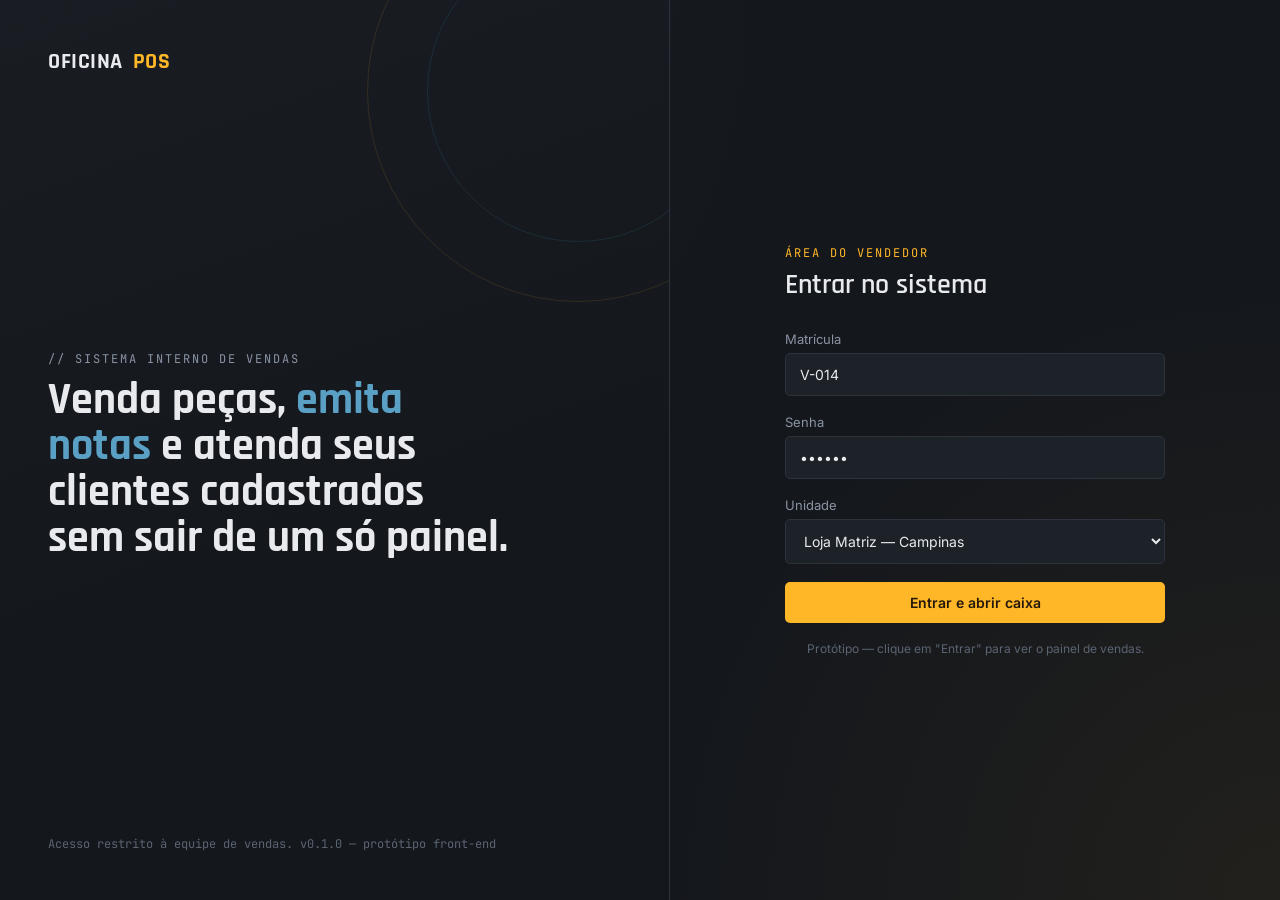
<file: index.html>
<!DOCTYPE html>
<html lang="pt-BR">
<head>
<meta charset="UTF-8">
<meta name="viewport" content="width=device-width, initial-scale=1.0">
<title>Acesso do Vendedor — AutoPeças POS</title>
<link rel="stylesheet" href="css/style.css">
</head>
<body>

<div class="tela-login">

  <!-- Lado esquerdo: identidade -->
  <div class="login-arte">
    <div class="marca">
      <span>OFICINA</span><span class="ponto">POS</span>
    </div>

    <div class="login-tacometro">
      <div class="rotulo">// SISTEMA INTERNO DE VENDAS</div>
      <h1>Venda peças, <span>emita notas</span> e atenda seus clientes cadastrados sem sair de um só painel.</h1>
    </div>

    <div class="login-rodape">
      Acesso restrito à equipe de vendas. v0.1.0 — protótipo front-end
    </div>
  </div>

  <!-- Lado direito: formulário -->
  <div class="login-form-wrap">
    <div class="login-card">
      <div class="eyebrow">Área do vendedor</div>
      <h2>Entrar no sistema</h2>

      <form id="form-login">
        <div class="campo">
          <label for="matricula">Matrícula</label>
          <input type="text" id="matricula" placeholder="Ex: V-014" value="V-014" required>
        </div>
        <div class="campo">
          <label for="senha">Senha</label>
          <input type="password" id="senha" placeholder="••••••••" value="123456" required>
        </div>
        <div class="campo">
          <label for="loja">Unidade</label>
          <select id="loja">
            <option>Loja Matriz — Campinas</option>
            <option>Filial Valinhos</option>
            <option>Filial Sumaré</option>
          </select>
        </div>

        <button type="submit" class="btn btn-ambar btn-bloco">Entrar e abrir caixa</button>
      </form>

      <div class="login-hint">Protótipo — clique em "Entrar" para ver o painel de vendas.</div>
    </div>
  </div>

</div>

<script>
  document.getElementById('form-login').addEventListener('submit', function (e) {
    e.preventDefault();
    window.location.href = 'dashboard.html';
  });
</script>

</body>
</html>
</file>
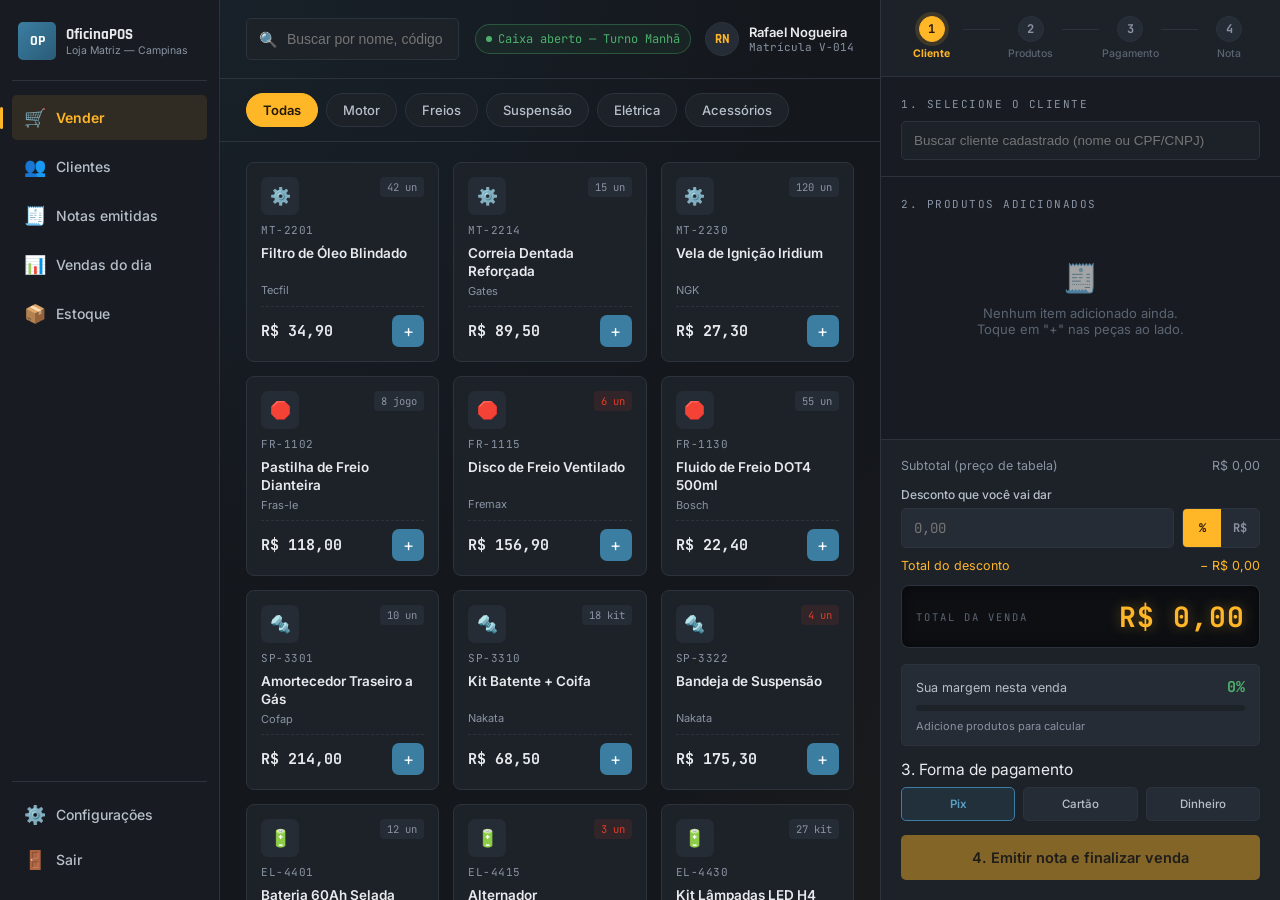
<file: dashboard.html>
<!DOCTYPE html>
<html lang="pt-BR">
<head>
<meta charset="UTF-8">
<meta name="viewport" content="width=device-width, initial-scale=1.0">
<title>Painel de Vendas — AutoPeças POS</title>
<link rel="stylesheet" href="css/style.css">
</head>
<body>

<div class="app">

  <!-- ===== NAVEGAÇÃO LATERAL ===== -->
  <nav class="nav-lateral">
    <div class="nav-topo-marca">
      <div class="nav-logo">OP</div>
      <div class="nav-marca-texto">
        <div class="nome-sistema">OficinaPOS</div>
        <div class="loja-atual">Loja Matriz — Campinas</div>
      </div>
    </div>

    <button class="nav-item ativo">
      <span class="nav-icone">🛒</span>
      <span class="nav-texto">Vender</span>
    </button>
    <button class="nav-item">
      <span class="nav-icone">👥</span>
      <span class="nav-texto">Clientes</span>
    </button>
    <button class="nav-item">
      <span class="nav-icone">🧾</span>
      <span class="nav-texto">Notas emitidas</span>
    </button>
    <button class="nav-item">
      <span class="nav-icone">📊</span>
      <span class="nav-texto">Vendas do dia</span>
    </button>
    <button class="nav-item">
      <span class="nav-icone">📦</span>
      <span class="nav-texto">Estoque</span>
    </button>

    <div class="nav-lateral-rodape">
      <button class="nav-item">
        <span class="nav-icone">⚙️</span>
        <span class="nav-texto">Configurações</span>
      </button>
      <button class="nav-item" id="btn-sair">
        <span class="nav-icone">🚪</span>
        <span class="nav-texto">Sair</span>
      </button>
    </div>
  </nav>

  <!-- ===== ÁREA PRINCIPAL: CATÁLOGO ===== -->
  <main class="principal">
    <header class="topo">
      <div class="busca-produto">
        <span class="icone">🔍</span>
        <input type="text" id="busca-input" placeholder="Buscar por nome, código ou fabricante... (ex: FR-1102 ou Bosch)">
      </div>

      <div class="topo-direita">
        <div class="chip-turno"><span class="bolinha"></span> Caixa aberto — Turno Manhã</div>
        <div class="vendedor-tag">
          <div class="avatar-vendedor">RN</div>
          <div>
            <div class="nome">Rafael Nogueira</div>
            <div class="matricula">Matrícula V-014</div>
          </div>
        </div>
      </div>
    </header>

    <div class="categorias" id="lista-categorias"></div>

    <section class="grade-produtos" id="grade-produtos"></section>
  </main>

  <!-- ===== PAINEL DE VENDA (DIREITA) ===== -->
  <aside class="painel-venda">

    <div class="passo-a-passo" id="passo-a-passo">
      <div class="passo" data-passo="1">
        <div class="passo-bolha">1</div>
        <div class="passo-label">Cliente</div>
      </div>
      <div class="passo-linha"></div>
      <div class="passo" data-passo="2">
        <div class="passo-bolha">2</div>
        <div class="passo-label">Produtos</div>
      </div>
      <div class="passo-linha"></div>
      <div class="passo" data-passo="3">
        <div class="passo-bolha">3</div>
        <div class="passo-label">Pagamento</div>
      </div>
      <div class="passo-linha"></div>
      <div class="passo" data-passo="4">
        <div class="passo-bolha">4</div>
        <div class="passo-label">Nota</div>
      </div>
    </div>

    <div class="painel-secao-cliente">
      <div class="rotulo">1. Selecione o cliente</div>
      <div class="seletor-cliente">
        <input type="text" id="busca-cliente" placeholder="Buscar cliente cadastrado (nome ou CPF/CNPJ)">
        <div class="lista-clientes-flutuante" id="lista-clientes"></div>
      </div>
      <div class="cliente-selecionado" id="cliente-selecionado">
        <div class="info">
          <div class="nome-cli" id="cliente-nome"></div>
          <div class="doc-cli" id="cliente-doc"></div>
        </div>
        <button class="remover-cliente" id="remover-cliente" title="Remover cliente">✕</button>
      </div>
    </div>

    <div class="painel-itens">
      <div class="rotulo">2. Produtos adicionados</div>
      <div id="lista-itens-venda"></div>
    </div>

    <div class="painel-totais">
      <div class="linha-total">
        <span>Subtotal (preço de tabela)</span>
        <span id="txt-subtotal">R$ 0,00</span>
      </div>

      <div class="campo-desconto">
        <label for="input-desconto">Desconto que você vai dar</label>
        <div class="campo-desconto-linha">
          <input type="number" id="input-desconto" min="0" step="0.01" placeholder="0,00">
          <div class="toggle-tipo-desconto">
            <button class="tipo-desconto ativo" data-tipo="percentual">%</button>
            <button class="tipo-desconto" data-tipo="valor">R$</button>
          </div>
        </div>
      </div>

      <div class="linha-total desconto">
        <span>Total do desconto</span>
        <span id="txt-desconto">R$ 0,00</span>
      </div>

      <div class="odometro">
        <span class="rotulo-odo">Total da venda</span>
        <span class="valor-odo" id="txt-total">R$ 0,00</span>
      </div>

      <div class="margem-vendedor" id="margem-vendedor">
        <div class="margem-topo">
          <span>Sua margem nesta venda</span>
          <span class="margem-percentual" id="margem-percentual">0%</span>
        </div>
        <div class="margem-barra"><div class="margem-barra-preenchida" id="margem-barra"></div></div>
        <div class="margem-detalhe" id="margem-detalhe">Adicione produtos para calcular</div>
      </div>

      <div class="rotulo" style="margin: 14px 0 8px;">3. Forma de pagamento</div>
      <div class="formas-pagamento">
        <button class="forma-pag selecionada" data-forma="Pix">Pix</button>
        <button class="forma-pag" data-forma="Cartão">Cartão</button>
        <button class="forma-pag" data-forma="Dinheiro">Dinheiro</button>
      </div>

      <button class="btn btn-ambar btn-finalizar" id="btn-finalizar" disabled>
        4. Emitir nota e finalizar venda
      </button>
    </div>
  </aside>

</div>

<!-- ===== MODAL DE NOTA EMITIDA ===== -->
<div class="overlay-modal" id="overlay-nota">
  <div class="modal-nota">
    <div class="modal-nota-topo">
      <div class="status">✔ Venda concluída</div>
      <h3 id="modal-numero-nota">Nota Nº 000000</h3>
    </div>
    <div class="modal-nota-corpo">
      <div class="linha-nota"><span>Cliente</span><span id="modal-cliente">—</span></div>
      <div class="linha-nota"><span>Vendedor</span><span>Rafael Nogueira</span></div>
      <div class="linha-nota"><span>Forma de pagamento</span><span id="modal-pagamento">—</span></div>
      <div class="linha-nota"><span>Itens</span><span id="modal-itens">0</span></div>
      <div class="linha-nota"><span>CFOP</span><span>5.102 — Venda dentro do estado</span></div>
      <div class="linha-nota chave-acesso"><span>Chave de acesso (simulada)</span><span id="modal-chave">—</span></div>
      <div class="linha-nota total-nota"><span>Total</span><span id="modal-total">R$ 0,00</span></div>
    </div>
    <div class="modal-nota-acoes">
      <button class="btn btn-fantasma" id="btn-fechar-nota">Fechar</button>
      <button class="btn btn-aco" id="btn-nova-venda">Iniciar nova venda</button>
    </div>
  </div>
</div>

<div class="toast" id="toast"></div>

<script src="js/data.js"></script>
<script src="js/app.js"></script>
</body>
</html>
</file>
<file: css/style.css>
/* ============================================================
   AUTOPEÇAS POS — tema "painel de oficina"
   Paleta:
     --grafite-950 #14171C  fundo base
     --grafite-800 #1D2229  painéis
     --grafite-700 #262C35  cartões / hover
     --aco-500     #3B7EA1  azul-aço (identidade / links / foco)
     --ambar-500   #FFB627  âmbar de sinalização (ações principais)
     --freio-500   #E23D28  vermelho de freio (alerta / remover)
     --ok-500      #4CAF6D  verde de status "ok"
     --texto-100   #E8EAED  texto principal
     --texto-500   #8A93A3  texto secundário
   Tipografia:
     Display  -> "Rajdhani" (condensada, técnica — títulos e números grandes)
     Corpo    -> "Inter"
     Dados    -> "JetBrains Mono" (códigos, valores, "conta-giros")
   ============================================================ */

@import url('https://fonts.googleapis.com/css2?family=Rajdhani:wght@500;600;700&family=Inter:wght@400;500;600&family=JetBrains+Mono:wght@500;700&display=swap');

:root {
  --grafite-950: #14171c;
  --grafite-900: #181c22;
  --grafite-800: #1d2229;
  --grafite-700: #262c35;
  --grafite-600: #333b47;
  --linha: #2c333d;

  --aco-500: #3b7ea1;
  --aco-400: #5aa0c4;
  --ambar-500: #ffb627;
  --ambar-600: #e6a11c;
  --freio-500: #e23d28;
  --freio-600: #c4331f;
  --ok-500: #4caf6d;

  --texto-100: #e8eaed;
  --texto-300: #b7bfc9;
  --texto-500: #8a93a3;
  --texto-700: #5b6472;

  --radius: 8px;
  --radius-sm: 5px;
  --shadow-panel: 0 8px 24px rgba(0, 0, 0, 0.35);
  --font-display: "Rajdhani", sans-serif;
  --font-body: "Inter", sans-serif;
  --font-mono: "JetBrains Mono", monospace;
}

* { box-sizing: border-box; }

html, body {
  margin: 0;
  padding: 0;
  background: var(--grafite-950);
  color: var(--texto-100);
  font-family: var(--font-body);
  font-size: 15.5px; /* base um pouco maior para melhor leitura para qualquer idade */
  height: 100%;
}

body {
  background-image:
    radial-gradient(circle at 15% 0%, rgba(59, 126, 161, 0.10), transparent 45%),
    radial-gradient(circle at 100% 100%, rgba(255, 182, 39, 0.06), transparent 40%);
}

a { color: inherit; text-decoration: none; }
button { font-family: inherit; cursor: pointer; }
::selection { background: var(--ambar-500); color: var(--grafite-950); }

/* leve textura de "chapa" nos painéis, sutil */
.textura-chapa {
  background-image: repeating-linear-gradient(
    135deg,
    rgba(255, 255, 255, 0.015) 0px,
    rgba(255, 255, 255, 0.015) 1px,
    transparent 1px,
    transparent 6px
  );
}

/* Foco visível para acessibilidade */
:focus-visible {
  outline: 2px solid var(--ambar-500);
  outline-offset: 2px;
}

/* ---------------- LOGIN ---------------- */

.tela-login {
  min-height: 100vh;
  display: grid;
  grid-template-columns: 1.1fr 1fr;
}

@media (max-width: 860px) {
  .tela-login { grid-template-columns: 1fr; }
  .login-arte { display: none; }
}

.login-arte {
  background: linear-gradient(160deg, #191d23 0%, #14171c 60%);
  border-right: 1px solid var(--linha);
  display: flex;
  flex-direction: column;
  justify-content: space-between;
  padding: 48px;
  position: relative;
  overflow: hidden;
}

.login-arte::before {
  content: "";
  position: absolute;
  right: -120px;
  top: -120px;
  width: 420px;
  height: 420px;
  border-radius: 50%;
  border: 1px solid rgba(255, 182, 39, 0.12);
}
.login-arte::after {
  content: "";
  position: absolute;
  right: -60px;
  top: -60px;
  width: 300px;
  height: 300px;
  border-radius: 50%;
  border: 1px solid rgba(59, 126, 161, 0.18);
}

.marca {
  display: flex;
  align-items: center;
  gap: 10px;
  font-family: var(--font-display);
  font-weight: 700;
  font-size: 22px;
  letter-spacing: 0.5px;
  z-index: 1;
}
.marca .ponto { color: var(--ambar-500); }

.login-tacometro {
  z-index: 1;
}
.login-tacometro .rotulo {
  font-family: var(--font-mono);
  font-size: 12px;
  letter-spacing: 2px;
  color: var(--texto-500);
  text-transform: uppercase;
  margin-bottom: 10px;
}
.login-tacometro h1 {
  font-family: var(--font-display);
  font-size: 44px;
  line-height: 1.05;
  font-weight: 700;
  max-width: 460px;
  margin: 0;
  color: var(--texto-100);
}
.login-tacometro h1 span { color: var(--aco-400); }

.login-rodape {
  z-index: 1;
  font-family: var(--font-mono);
  font-size: 12px;
  color: var(--texto-700);
}

.login-form-wrap {
  display: flex;
  align-items: center;
  justify-content: center;
  padding: 32px;
}

.login-card {
  width: 100%;
  max-width: 380px;
}

.login-card .eyebrow {
  font-family: var(--font-mono);
  font-size: 12px;
  color: var(--ambar-500);
  letter-spacing: 2px;
  text-transform: uppercase;
  margin-bottom: 6px;
}

.login-card h2 {
  font-family: var(--font-display);
  font-size: 28px;
  margin: 0 0 28px 0;
  font-weight: 600;
}

.campo {
  margin-bottom: 18px;
}
.campo label {
  display: block;
  font-size: 13px;
  color: var(--texto-500);
  margin-bottom: 6px;
}
.campo input, .campo select {
  width: 100%;
  background: var(--grafite-800);
  border: 1px solid var(--linha);
  border-radius: var(--radius-sm);
  padding: 12px 14px;
  color: var(--texto-100);
  font-size: 14px;
  font-family: var(--font-body);
  transition: border-color 0.15s ease;
}
.campo input:focus, .campo select:focus {
  border-color: var(--aco-500);
}

.btn {
  border: none;
  border-radius: var(--radius-sm);
  padding: 12px 18px;
  font-weight: 600;
  font-size: 14px;
  display: inline-flex;
  align-items: center;
  justify-content: center;
  gap: 8px;
  transition: transform 0.08s ease, filter 0.15s ease;
}
.btn:active { transform: translateY(1px); }

.btn-ambar {
  background: var(--ambar-500);
  color: #23180a;
}
.btn-ambar:hover { filter: brightness(1.08); }

.btn-aco {
  background: var(--aco-500);
  color: #fff;
}
.btn-aco:hover { filter: brightness(1.1); }

.btn-fantasma {
  background: transparent;
  border: 1px solid var(--linha);
  color: var(--texto-300);
}
.btn-fantasma:hover { border-color: var(--aco-500); color: var(--texto-100); }

.btn-bloco { width: 100%; }

.login-hint {
  margin-top: 18px;
  font-size: 12px;
  color: var(--texto-700);
  text-align: center;
}

/* ---------------- LAYOUT DO PDV ---------------- */

.app {
  display: grid;
  grid-template-columns: 220px 1fr 400px;
  height: 100vh;
  overflow: hidden;
}

@media (max-width: 1200px) {
  .app { grid-template-columns: 220px 1fr; }
  .painel-venda { display: none; }
}
@media (max-width: 760px) {
  .app { grid-template-columns: 1fr; }
  .nav-lateral { display: none; }
}

/* Sidebar de navegação — ícone + texto, pensada para ser reconhecível
   por qualquer pessoa sem precisar "aprender" o sistema */
.nav-lateral {
  background: var(--grafite-900);
  border-right: 1px solid var(--linha);
  display: flex;
  flex-direction: column;
  padding: 18px 12px;
  gap: 4px;
}

.nav-topo-marca {
  display: flex;
  align-items: center;
  gap: 10px;
  padding: 4px 6px 20px;
  margin-bottom: 10px;
  border-bottom: 1px solid var(--linha);
}
.nav-marca-texto .nome-sistema {
  font-family: var(--font-display);
  font-weight: 700;
  font-size: 15px;
  color: var(--texto-100);
  line-height: 1.2;
}
.nav-marca-texto .loja-atual {
  font-size: 10.5px;
  color: var(--texto-500);
}

.nav-logo {
  width: 38px;
  height: 38px;
  flex-shrink: 0;
  border-radius: var(--radius-sm);
  background: linear-gradient(135deg, var(--aco-500), #2a5c78);
  display: flex;
  align-items: center;
  justify-content: center;
  font-family: var(--font-display);
  font-weight: 700;
  color: #fff;
  font-size: 14px;
}

.nav-item {
  width: 100%;
  padding: 12px 12px;
  border-radius: var(--radius-sm);
  display: flex;
  align-items: center;
  gap: 12px;
  color: var(--texto-300);
  background: transparent;
  border: none;
  font-size: 14px;
  font-weight: 500;
  position: relative;
  text-align: left;
}
.nav-item .nav-icone { font-size: 18px; width: 20px; text-align: center; }
.nav-item:hover { background: var(--grafite-800); color: var(--texto-100); }
.nav-item.ativo {
  background: rgba(255, 182, 39, 0.1);
  color: var(--ambar-500);
  font-weight: 600;
}
.nav-item.ativo::before {
  content: "";
  position: absolute;
  left: -12px;
  width: 3px;
  height: 22px;
  background: var(--ambar-500);
  border-radius: 2px;
}
.nav-lateral-rodape {
  margin-top: auto;
  padding-top: 10px;
  border-top: 1px solid var(--linha);
}

/* Área principal (catálogo) */
.principal {
  display: flex;
  flex-direction: column;
  overflow: hidden;
}

.topo {
  padding: 18px 26px;
  border-bottom: 1px solid var(--linha);
  display: flex;
  align-items: center;
  justify-content: space-between;
  gap: 16px;
}

.busca-produto {
  flex: 1;
  max-width: 520px;
  position: relative;
}
.busca-produto input {
  width: 100%;
  background: var(--grafite-800);
  border: 1px solid var(--linha);
  border-radius: var(--radius-sm);
  padding: 12px 14px 12px 40px;
  color: var(--texto-100);
  font-size: 14px;
}
.busca-produto input:focus { border-color: var(--aco-500); }
.busca-produto .icone {
  position: absolute;
  left: 13px;
  top: 50%;
  transform: translateY(-50%);
  color: var(--texto-500);
  font-size: 15px;
}

.topo-direita {
  display: flex;
  align-items: center;
  gap: 14px;
}
.chip-turno {
  font-family: var(--font-mono);
  font-size: 12px;
  color: var(--ok-500);
  border: 1px solid rgba(76, 175, 109, 0.35);
  background: rgba(76, 175, 109, 0.08);
  padding: 6px 10px;
  border-radius: 20px;
  display: flex;
  align-items: center;
  gap: 6px;
}
.chip-turno .bolinha {
  width: 6px; height: 6px; border-radius: 50%;
  background: var(--ok-500);
}
.vendedor-tag {
  display: flex;
  align-items: center;
  gap: 10px;
}
.avatar-vendedor {
  width: 34px; height: 34px; border-radius: 50%;
  background: var(--grafite-700);
  display: flex; align-items: center; justify-content: center;
  font-family: var(--font-display);
  font-weight: 700;
  color: var(--ambar-500);
  border: 1px solid var(--linha);
  font-size: 13px;
}
.vendedor-tag .nome { font-size: 13px; font-weight: 600; }
.vendedor-tag .matricula { font-size: 11px; color: var(--texto-500); font-family: var(--font-mono); }

.categorias {
  display: flex;
  gap: 8px;
  padding: 14px 26px;
  overflow-x: auto;
  border-bottom: 1px solid var(--linha);
}
.chip-categoria {
  border: 1px solid var(--linha);
  background: var(--grafite-800);
  color: var(--texto-300);
  padding: 8px 16px;
  border-radius: 20px;
  font-size: 13px;
  white-space: nowrap;
  font-weight: 500;
}
.chip-categoria:hover { border-color: var(--aco-500); }
.chip-categoria.ativa {
  background: var(--ambar-500);
  color: #23180a;
  border-color: var(--ambar-500);
  font-weight: 600;
}

.grade-produtos {
  flex: 1;
  overflow-y: auto;
  padding: 20px 26px 40px;
  display: grid;
  grid-template-columns: repeat(auto-fill, minmax(190px, 1fr));
  gap: 14px;
  align-content: start;
}

.cartao-produto {
  background: var(--grafite-800);
  border: 1px solid var(--linha);
  border-radius: var(--radius);
  padding: 14px;
  display: flex;
  flex-direction: column;
  gap: 8px;
  transition: border-color 0.15s ease, transform 0.08s ease;
}
.cartao-produto:hover {
  border-color: var(--aco-500);
  transform: translateY(-2px);
}

.cartao-topo {
  display: flex;
  justify-content: space-between;
  align-items: flex-start;
}
.icone-peca {
  width: 38px; height: 38px;
  border-radius: 7px;
  background: var(--grafite-700);
  display: flex; align-items: center; justify-content: center;
  font-size: 17px;
  color: var(--aco-400);
}
.estoque-tag {
  font-family: var(--font-mono);
  font-size: 10.5px;
  padding: 3px 7px;
  border-radius: 4px;
  color: var(--texto-500);
  background: var(--grafite-700);
}
.estoque-tag.baixo { color: var(--freio-500); background: rgba(226, 61, 40, 0.1); }

.cartao-produto .codigo {
  font-family: var(--font-mono);
  font-size: 11px;
  color: var(--texto-500);
  letter-spacing: 0.5px;
}
.cartao-produto .nome-produto {
  font-size: 13.5px;
  font-weight: 600;
  line-height: 1.3;
  color: var(--texto-100);
  min-height: 34px;
}

.cartao-rodape {
  display: flex;
  align-items: center;
  justify-content: space-between;
  margin-top: auto;
  padding-top: 8px;
  border-top: 1px dashed var(--linha);
}
.preco-produto {
  font-family: var(--font-mono);
  font-weight: 700;
  font-size: 15px;
  color: var(--texto-100);
}
.preco-produto small { color: var(--texto-500); font-weight: 500; font-size: 11px; }

.btn-add {
  width: 32px; height: 32px;
  border-radius: 7px;
  background: var(--aco-500);
  color: #fff;
  border: none;
  font-size: 17px;
  display: flex; align-items: center; justify-content: center;
  line-height: 1;
}
.btn-add:hover { background: var(--aco-400); }

/* ---------------- PAINEL DE VENDA (direita) ---------------- */

.painel-venda {
  background: var(--grafite-900);
  border-left: 1px solid var(--linha);
  display: flex;
  flex-direction: column;
  overflow: hidden;
}

.painel-secao-cliente {
  padding: 20px 20px 16px;
  border-bottom: 1px solid var(--linha);
}
.painel-secao-cliente .rotulo {
  font-size: 11px;
  letter-spacing: 1.5px;
  text-transform: uppercase;
  color: var(--texto-500);
  font-family: var(--font-mono);
  margin-bottom: 10px;
}

.seletor-cliente {
  position: relative;
}
.seletor-cliente input {
  width: 100%;
  background: var(--grafite-800);
  border: 1px solid var(--linha);
  border-radius: var(--radius-sm);
  padding: 11px 12px;
  color: var(--texto-100);
  font-size: 13.5px;
}
.seletor-cliente input:focus { border-color: var(--aco-500); }

.lista-clientes-flutuante {
  position: absolute;
  top: calc(100% + 6px);
  left: 0;
  right: 0;
  background: var(--grafite-700);
  border: 1px solid var(--linha);
  border-radius: var(--radius-sm);
  box-shadow: var(--shadow-panel);
  max-height: 220px;
  overflow-y: auto;
  z-index: 30;
  display: none;
}
.lista-clientes-flutuante.aberta { display: block; }
.item-cliente {
  padding: 10px 12px;
  border-bottom: 1px solid var(--linha);
  font-size: 13px;
}
.item-cliente:last-child { border-bottom: none; }
.item-cliente:hover { background: var(--grafite-600); }
.item-cliente .nome-cli { font-weight: 600; }
.item-cliente .doc-cli { font-family: var(--font-mono); font-size: 11px; color: var(--texto-500); margin-top: 2px; }

.cliente-selecionado {
  margin-top: 10px;
  background: var(--grafite-800);
  border: 1px solid rgba(59, 126, 161, 0.4);
  border-radius: var(--radius-sm);
  padding: 10px 12px;
  display: none;
  align-items: center;
  justify-content: space-between;
  gap: 8px;
}
.cliente-selecionado.visivel { display: flex; }
.cliente-selecionado .info .nome-cli { font-size: 13px; font-weight: 600; }
.cliente-selecionado .info .doc-cli { font-family: var(--font-mono); font-size: 11px; color: var(--texto-500); }
.cliente-selecionado .remover-cliente {
  background: transparent;
  border: none;
  color: var(--texto-500);
  font-size: 16px;
}
.cliente-selecionado .remover-cliente:hover { color: var(--freio-500); }

.painel-itens {
  flex: 1;
  overflow-y: auto;
  padding: 12px 20px;
}
.painel-itens .rotulo {
  font-size: 11px;
  letter-spacing: 1.5px;
  text-transform: uppercase;
  color: var(--texto-500);
  font-family: var(--font-mono);
  margin: 8px 0 10px;
}

.item-venda {
  display: flex;
  align-items: center;
  gap: 10px;
  padding: 10px 0;
  border-bottom: 1px solid var(--linha);
}
.item-venda .info-item { flex: 1; min-width: 0; }
.item-venda .nome-item {
  font-size: 13px;
  font-weight: 600;
  white-space: nowrap;
  overflow: hidden;
  text-overflow: ellipsis;
}
.item-venda .codigo-item {
  font-family: var(--font-mono);
  font-size: 10.5px;
  color: var(--texto-500);
}
.item-venda .preco-unit {
  font-family: var(--font-mono);
  font-size: 11px;
  color: var(--texto-500);
  margin-top: 2px;
}

.stepper {
  display: flex;
  align-items: center;
  gap: 6px;
  background: var(--grafite-800);
  border: 1px solid var(--linha);
  border-radius: 6px;
  padding: 3px;
}
.stepper button {
  width: 22px; height: 22px;
  border: none;
  background: transparent;
  color: var(--texto-300);
  font-size: 14px;
  border-radius: 4px;
}
.stepper button:hover { background: var(--grafite-600); color: #fff; }
.stepper .qtd {
  font-family: var(--font-mono);
  font-size: 12.5px;
  min-width: 20px;
  text-align: center;
}

.item-venda .subtotal-item {
  font-family: var(--font-mono);
  font-weight: 700;
  font-size: 13px;
  min-width: 62px;
  text-align: right;
}

.item-venda .remover-item {
  background: transparent;
  border: none;
  color: var(--texto-700);
  font-size: 15px;
}
.item-venda .remover-item:hover { color: var(--freio-500); }

.carrinho-vazio {
  text-align: center;
  padding: 40px 10px;
  color: var(--texto-700);
  font-size: 13px;
}
.carrinho-vazio .icone-vazio { font-size: 28px; margin-bottom: 10px; opacity: 0.6; }

/* Painel de totais — "conta-giros digital" (elemento assinatura) */
.painel-totais {
  border-top: 1px solid var(--linha);
  padding: 18px 20px 20px;
  background: var(--grafite-800);
}

.linha-total {
  display: flex;
  justify-content: space-between;
  font-size: 12.5px;
  color: var(--texto-500);
  margin-bottom: 6px;
}
.linha-total.desconto { color: var(--ambar-500); }

.odometro {
  margin: 12px 0 16px;
  background: #0d0f13;
  border: 1px solid var(--linha);
  border-radius: 8px;
  padding: 12px 14px;
  display: flex;
  justify-content: space-between;
  align-items: baseline;
  box-shadow: inset 0 0 12px rgba(0,0,0,0.5);
}
.odometro .rotulo-odo {
  font-family: var(--font-mono);
  font-size: 10.5px;
  letter-spacing: 2px;
  color: var(--texto-700);
  text-transform: uppercase;
  align-self: center;
}
.odometro .valor-odo {
  font-family: var(--font-mono);
  font-size: 28px;
  font-weight: 700;
  color: var(--ambar-500);
  letter-spacing: 1px;
  text-shadow: 0 0 14px rgba(255, 182, 39, 0.35);
}

.formas-pagamento {
  display: grid;
  grid-template-columns: repeat(3, 1fr);
  gap: 8px;
  margin-bottom: 14px;
}
.forma-pag {
  background: var(--grafite-700);
  border: 1px solid var(--linha);
  border-radius: var(--radius-sm);
  padding: 9px 4px;
  font-size: 11.5px;
  color: var(--texto-300);
  text-align: center;
  font-weight: 500;
}
.forma-pag:hover { border-color: var(--aco-500); }
.forma-pag.selecionada {
  background: rgba(59, 126, 161, 0.15);
  border-color: var(--aco-500);
  color: var(--aco-400);
  font-weight: 600;
}

.btn-finalizar {
  width: 100%;
  padding: 14px;
  font-size: 14.5px;
}
.btn-finalizar:disabled {
  opacity: 0.45;
  cursor: not-allowed;
}

/* ---------------- MODAL DE NOTA ---------------- */

.overlay-modal {
  position: fixed;
  inset: 0;
  background: rgba(10, 12, 15, 0.72);
  display: none;
  align-items: center;
  justify-content: center;
  z-index: 100;
  padding: 20px;
}
.overlay-modal.aberta { display: flex; }

.modal-nota {
  background: var(--grafite-800);
  border: 1px solid var(--linha);
  border-radius: 10px;
  width: 100%;
  max-width: 420px;
  box-shadow: var(--shadow-panel);
  overflow: hidden;
}

.modal-nota-topo {
  background: linear-gradient(135deg, var(--ok-500), #3a8a55);
  padding: 22px 24px;
  color: #0e2216;
}
.modal-nota-topo .status {
  font-family: var(--font-mono);
  font-size: 11px;
  letter-spacing: 1.5px;
  text-transform: uppercase;
  opacity: 0.85;
}
.modal-nota-topo h3 {
  font-family: var(--font-display);
  font-size: 22px;
  margin: 4px 0 0;
}

.modal-nota-corpo { padding: 22px 24px; }
.linha-nota {
  display: flex;
  justify-content: space-between;
  font-size: 13px;
  padding: 8px 0;
  border-bottom: 1px dashed var(--linha);
  color: var(--texto-300);
}
.linha-nota span:last-child { font-family: var(--font-mono); color: var(--texto-100); }
.linha-nota.total-nota {
  font-weight: 700;
  font-size: 15px;
  border-bottom: none;
  padding-top: 12px;
}
.linha-nota.total-nota span:last-child { color: var(--ambar-500); font-size: 18px; }

.modal-nota-acoes {
  display: flex;
  gap: 10px;
  padding: 0 24px 24px;
}
.modal-nota-acoes .btn { flex: 1; }

/* Toast simples */
.toast {
  position: fixed;
  bottom: 24px;
  left: 50%;
  transform: translateX(-50%) translateY(20px);
  background: var(--grafite-700);
  border: 1px solid var(--linha);
  border-left: 3px solid var(--ok-500);
  padding: 12px 18px;
  border-radius: 6px;
  font-size: 13px;
  opacity: 0;
  pointer-events: none;
  transition: all 0.25s ease;
  z-index: 200;
}
.toast.visivel {
  opacity: 1;
  transform: translateX(-50%) translateY(0);
}

/* ---------------- PASSO A PASSO (guia visual do fluxo) ---------------- */

.passo-a-passo {
  display: flex;
  align-items: center;
  justify-content: space-between;
  padding: 16px 20px;
  border-bottom: 1px solid var(--linha);
  background: var(--grafite-800);
}
.passo {
  display: flex;
  flex-direction: column;
  align-items: center;
  gap: 5px;
  flex: 1;
}
.passo-bolha {
  width: 26px;
  height: 26px;
  border-radius: 50%;
  background: var(--grafite-700);
  border: 1px solid var(--linha);
  color: var(--texto-500);
  display: flex;
  align-items: center;
  justify-content: center;
  font-family: var(--font-mono);
  font-size: 12px;
  font-weight: 700;
  transition: all 0.15s ease;
}
.passo-label {
  font-size: 10.5px;
  color: var(--texto-700);
  font-weight: 500;
  text-align: center;
}
.passo-linha {
  height: 1px;
  background: var(--linha);
  flex: 0.6;
  margin-top: -18px;
}
.passo.concluido .passo-bolha {
  background: var(--ok-500);
  border-color: var(--ok-500);
  color: #0e2216;
}
.passo.concluido .passo-label { color: var(--ok-500); }
.passo.atual .passo-bolha {
  background: var(--ambar-500);
  border-color: var(--ambar-500);
  color: #23180a;
  box-shadow: 0 0 0 4px rgba(255, 182, 39, 0.15);
}
.passo.atual .passo-label { color: var(--ambar-500); font-weight: 700; }

/* ---------------- fabricante no card de produto ---------------- */

.fabricante-produto {
  font-size: 11px;
  color: var(--texto-500);
  margin-top: -4px;
}

/* ---------------- CAMPO DE DESCONTO MANUAL ---------------- */

.campo-desconto {
  margin: 14px 0 10px;
}
.campo-desconto label {
  display: block;
  font-size: 12px;
  color: var(--texto-300);
  margin-bottom: 6px;
  font-weight: 500;
}
.campo-desconto-linha {
  display: flex;
  gap: 8px;
}
.campo-desconto-linha input {
  flex: 1;
  background: var(--grafite-700);
  border: 1px solid var(--linha);
  border-radius: var(--radius-sm);
  padding: 10px 12px;
  color: var(--texto-100);
  font-family: var(--font-mono);
  font-size: 14px;
}
.campo-desconto-linha input:focus { border-color: var(--ambar-500); }

.toggle-tipo-desconto {
  display: flex;
  border: 1px solid var(--linha);
  border-radius: var(--radius-sm);
  overflow: hidden;
}
.tipo-desconto {
  width: 38px;
  border: none;
  background: var(--grafite-700);
  color: var(--texto-500);
  font-family: var(--font-mono);
  font-weight: 700;
  font-size: 12px;
}
.tipo-desconto.ativo {
  background: var(--ambar-500);
  color: #23180a;
}

/* ---------------- MARGEM DO VENDEDOR ---------------- */

.margem-vendedor {
  background: var(--grafite-700);
  border: 1px solid var(--linha);
  border-radius: var(--radius-sm);
  padding: 12px 14px;
  margin-bottom: 4px;
}
.margem-topo {
  display: flex;
  justify-content: space-between;
  align-items: center;
  font-size: 12.5px;
  color: var(--texto-300);
  margin-bottom: 8px;
}
.margem-percentual {
  font-family: var(--font-mono);
  font-weight: 700;
  font-size: 15px;
  color: var(--ok-500);
}
.margem-percentual.atencao { color: var(--ambar-500); }
.margem-percentual.baixa { color: var(--freio-500); }

.margem-barra {
  height: 6px;
  background: var(--grafite-800);
  border-radius: 4px;
  overflow: hidden;
  margin-bottom: 8px;
}
.margem-barra-preenchida {
  height: 100%;
  background: var(--ok-500);
  border-radius: 4px;
  width: 0%;
  transition: width 0.2s ease, background 0.2s ease;
}
.margem-barra-preenchida.atencao { background: var(--ambar-500); }
.margem-barra-preenchida.baixa { background: var(--freio-500); }

.margem-detalhe {
  font-size: 11px;
  color: var(--texto-500);
}

.linha-nota.chave-acesso span:last-child {
  font-size: 10.5px;
  letter-spacing: 0.3px;
}

/* Scrollbar discreta */
::-webkit-scrollbar { width: 8px; height: 8px; }
::-webkit-scrollbar-track { background: transparent; }
::-webkit-scrollbar-thumb { background: var(--grafite-600); border-radius: 10px; }
::-webkit-scrollbar-thumb:hover { background: var(--texto-700); }
</file>
